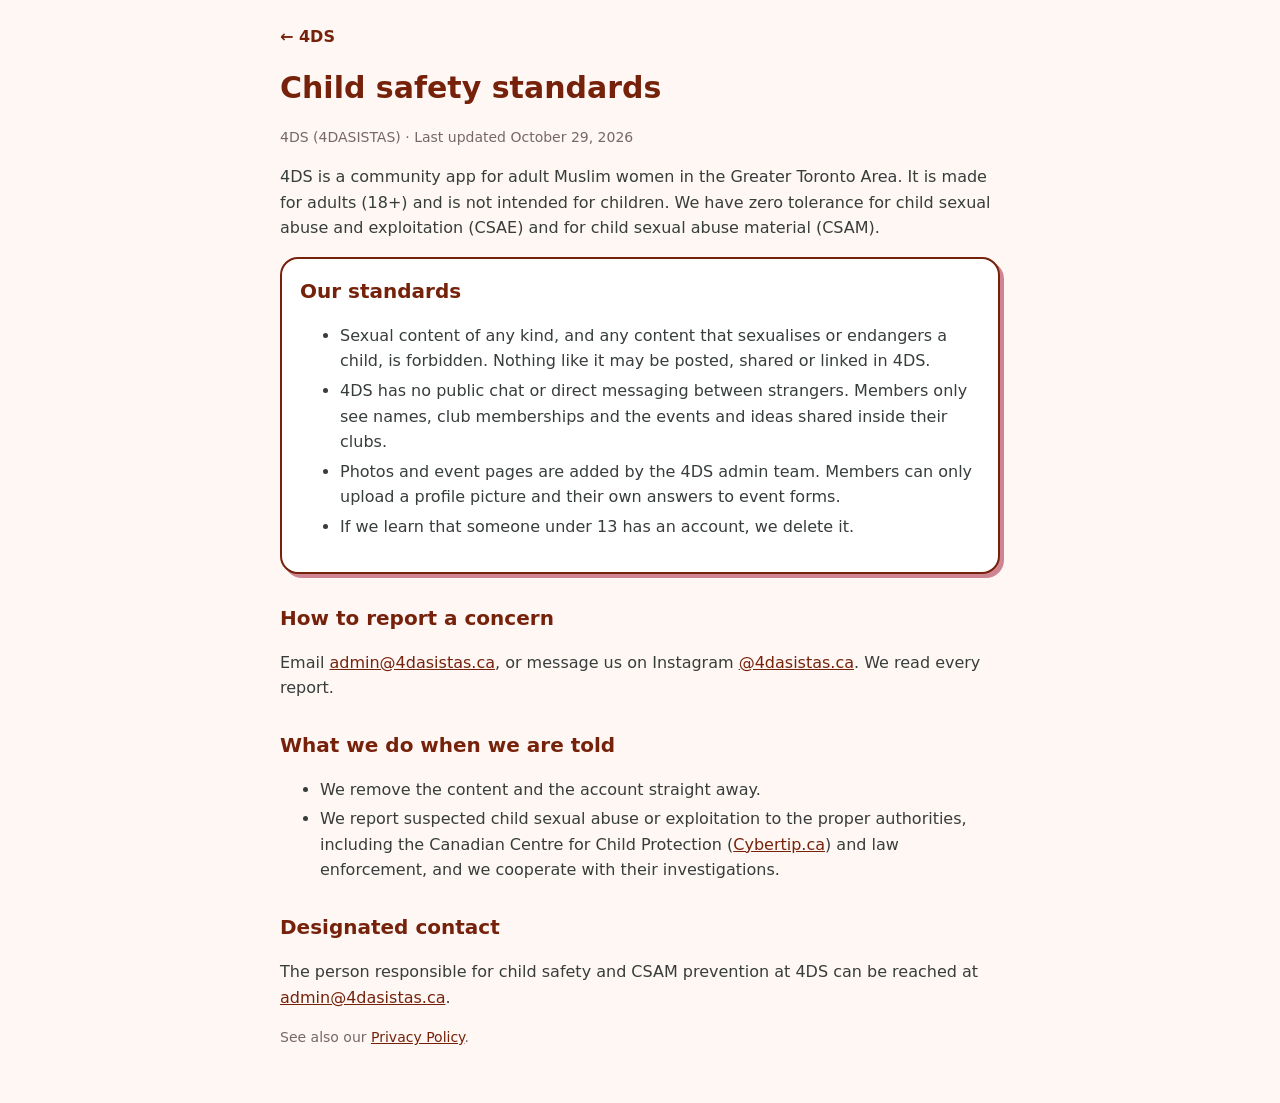
<file: child-safety.html>
<!doctype html><html lang="en"><head><meta charset="utf-8"><meta name="viewport" content="width=device-width,initial-scale=1,viewport-fit=cover"><title>Child safety standards — 4DS</title><meta name="robots" content="index"><style>
:root{--g:#fef7f4;--rose:#ce8491;--brown:#76220b;--blush:#f2d8d7;--muted:#776867}
*{box-sizing:border-box}
body{margin:0;background:var(--g);color:#373d3b;font-family:'Outfit','Inter',system-ui,sans-serif;line-height:1.6;padding:calc(24px + env(safe-area-inset-top)) calc(20px + env(safe-area-inset-right)) calc(40px + env(safe-area-inset-bottom)) calc(20px + env(safe-area-inset-left))}
main{max-width:720px;margin:0 auto}
h1{color:var(--brown);font-size:30px;margin:0 0 4px}h2{color:var(--brown);font-size:20px;margin:28px 0 6px}
p,li{font-size:16px}li{margin:4px 0}a{color:var(--brown)}.muted{color:var(--muted);font-size:14px}
.back{display:inline-block;margin-bottom:14px;text-decoration:none;font-weight:700}
.card{background:#fff;border:2px solid var(--brown);border-radius:18px;box-shadow:4px 4px 0 var(--rose);padding:16px 18px;margin:14px 0}
</style></head><body>
<main>
<a class="back" href="/">← 4DS</a>
<h1>Child safety standards</h1>
<p class="muted">4DS (4DASISTAS) · Last updated October 29, 2026</p>
<p>4DS is a community app for adult Muslim women in the Greater Toronto Area. It is made for adults (18+) and is not intended for children. We have zero tolerance for child sexual abuse and exploitation (CSAE) and for child sexual abuse material (CSAM).</p>
<div class="card"><h2 style="margin-top:0">Our standards</h2>
<ul>
<li>Sexual content of any kind, and any content that sexualises or endangers a child, is forbidden. Nothing like it may be posted, shared or linked in 4DS.</li>
<li>4DS has no public chat or direct messaging between strangers. Members only see names, club memberships and the events and ideas shared inside their clubs.</li>
<li>Photos and event pages are added by the 4DS admin team. Members can only upload a profile picture and their own answers to event forms.</li>
<li>If we learn that someone under 13 has an account, we delete it.</li>
</ul></div>
<h2>How to report a concern</h2>
<p>Email <a href="mailto:admin@4dasistas.ca">admin@4dasistas.ca</a>, or message us on Instagram <a href="https://instagram.com/4dasistas.ca">@4dasistas.ca</a>. We read every report.</p>
<h2>What we do when we are told</h2>
<ul>
<li>We remove the content and the account straight away.</li>
<li>We report suspected child sexual abuse or exploitation to the proper authorities, including the Canadian Centre for Child Protection (<a href="https://www.cybertip.ca">Cybertip.ca</a>) and law enforcement, and we cooperate with their investigations.</li>
</ul>
<h2>Designated contact</h2>
<p>The person responsible for child safety and CSAM prevention at 4DS can be reached at <a href="mailto:admin@4dasistas.ca">admin@4dasistas.ca</a>.</p>
<p class="muted">See also our <a href="/privacy.html">Privacy Policy</a>.</p>
</main></body></html>
</file>
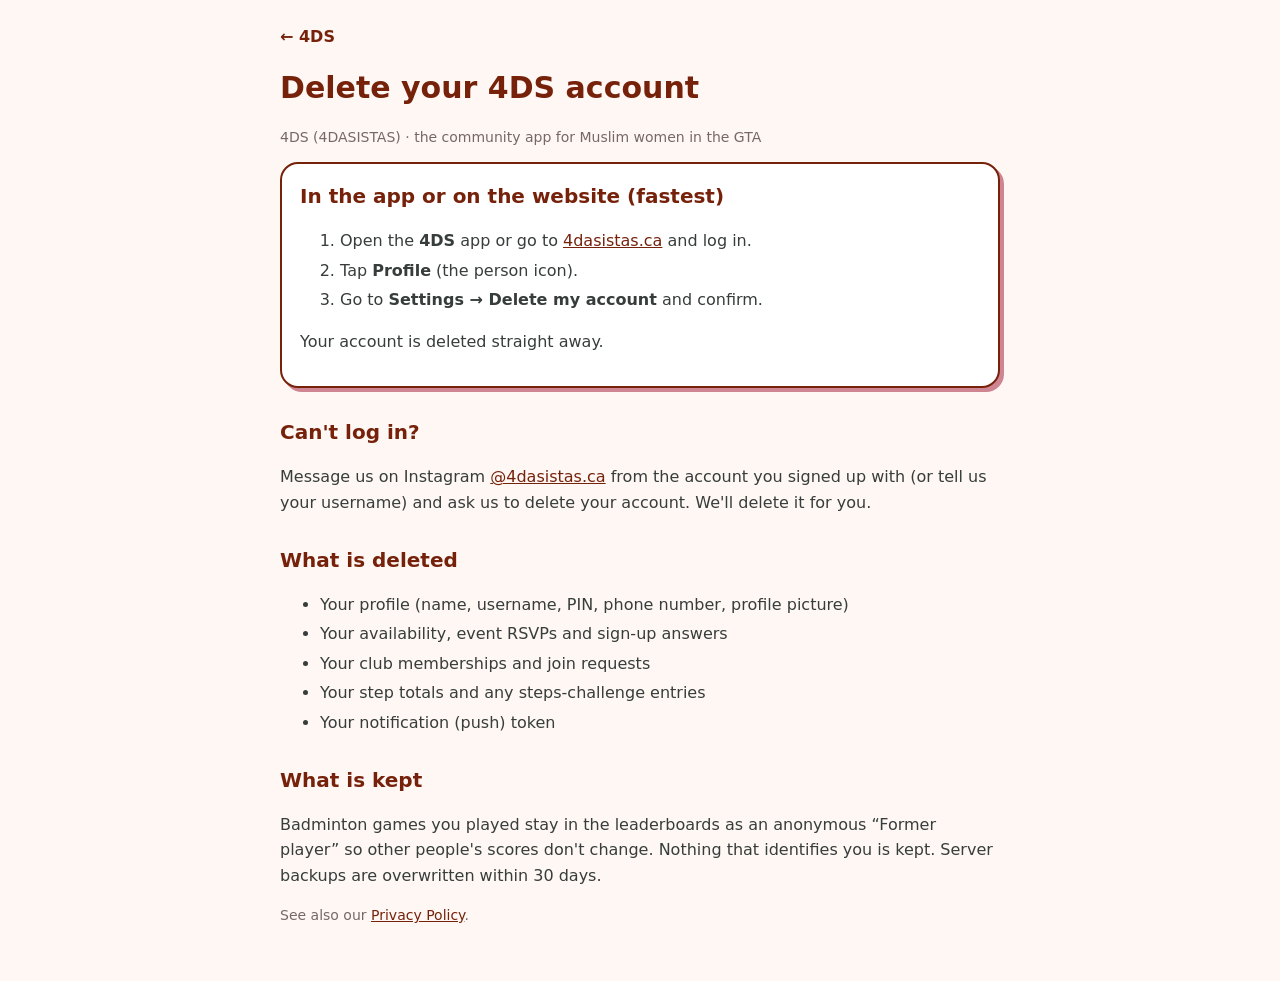
<file: delete-account.html>
<!doctype html><html lang="en"><head><meta charset="utf-8"><meta name="viewport" content="width=device-width,initial-scale=1,viewport-fit=cover"><title>Delete your account — 4DS</title><meta name="robots" content="index"><style>
:root{--g:#fef7f4;--rose:#ce8491;--brown:#76220b;--blush:#f2d8d7;--muted:#776867}
*{box-sizing:border-box}
body{margin:0;background:var(--g);color:#373d3b;font-family:'Outfit','Inter',system-ui,sans-serif;line-height:1.6;padding:calc(24px + env(safe-area-inset-top)) calc(20px + env(safe-area-inset-right)) calc(40px + env(safe-area-inset-bottom)) calc(20px + env(safe-area-inset-left))}
main{max-width:720px;margin:0 auto}
h1{color:var(--brown);font-size:30px;margin:0 0 4px}h2{color:var(--brown);font-size:20px;margin:28px 0 6px}
p,li{font-size:16px}li{margin:4px 0}a{color:var(--brown)}.muted{color:var(--muted);font-size:14px}
.back{display:inline-block;margin-bottom:14px;text-decoration:none;font-weight:700}
.card{background:#fff;border:2px solid var(--brown);border-radius:18px;box-shadow:4px 4px 0 var(--rose);padding:16px 18px;margin:14px 0}
</style></head><body>
<main>
<a class="back" href="/">← 4DS</a>
<h1>Delete your 4DS account</h1>
<p class="muted">4DS (4DASISTAS) · the community app for Muslim women in the GTA</p>
<div class="card"><h2 style="margin-top:0">In the app or on the website (fastest)</h2>
<ol>
<li>Open the <strong>4DS</strong> app or go to <a href="https://4dasistas.ca">4dasistas.ca</a> and log in.</li>
<li>Tap <strong>Profile</strong> (the person icon).</li>
<li>Go to <strong>Settings → Delete my account</strong> and confirm.</li>
</ol>
<p>Your account is deleted straight away.</p></div>
<h2>Can't log in?</h2>
<p>Message us on Instagram <a href="https://instagram.com/4dasistas.ca">@4dasistas.ca</a> from the account you signed up with (or tell us your username) and ask us to delete your account. We'll delete it for you.</p>
<h2>What is deleted</h2>
<ul><li>Your profile (name, username, PIN, phone number, profile picture)</li><li>Your availability, event RSVPs and sign-up answers</li><li>Your club memberships and join requests</li><li>Your step totals and any steps-challenge entries</li><li>Your notification (push) token</li></ul>
<h2>What is kept</h2>
<p>Badminton games you played stay in the leaderboards as an anonymous “Former player” so other people's scores don't change. Nothing that identifies you is kept. Server backups are overwritten within 30 days.</p>
<p class="muted">See also our <a href="/privacy.html">Privacy Policy</a>.</p>
</main></body></html>
</file>
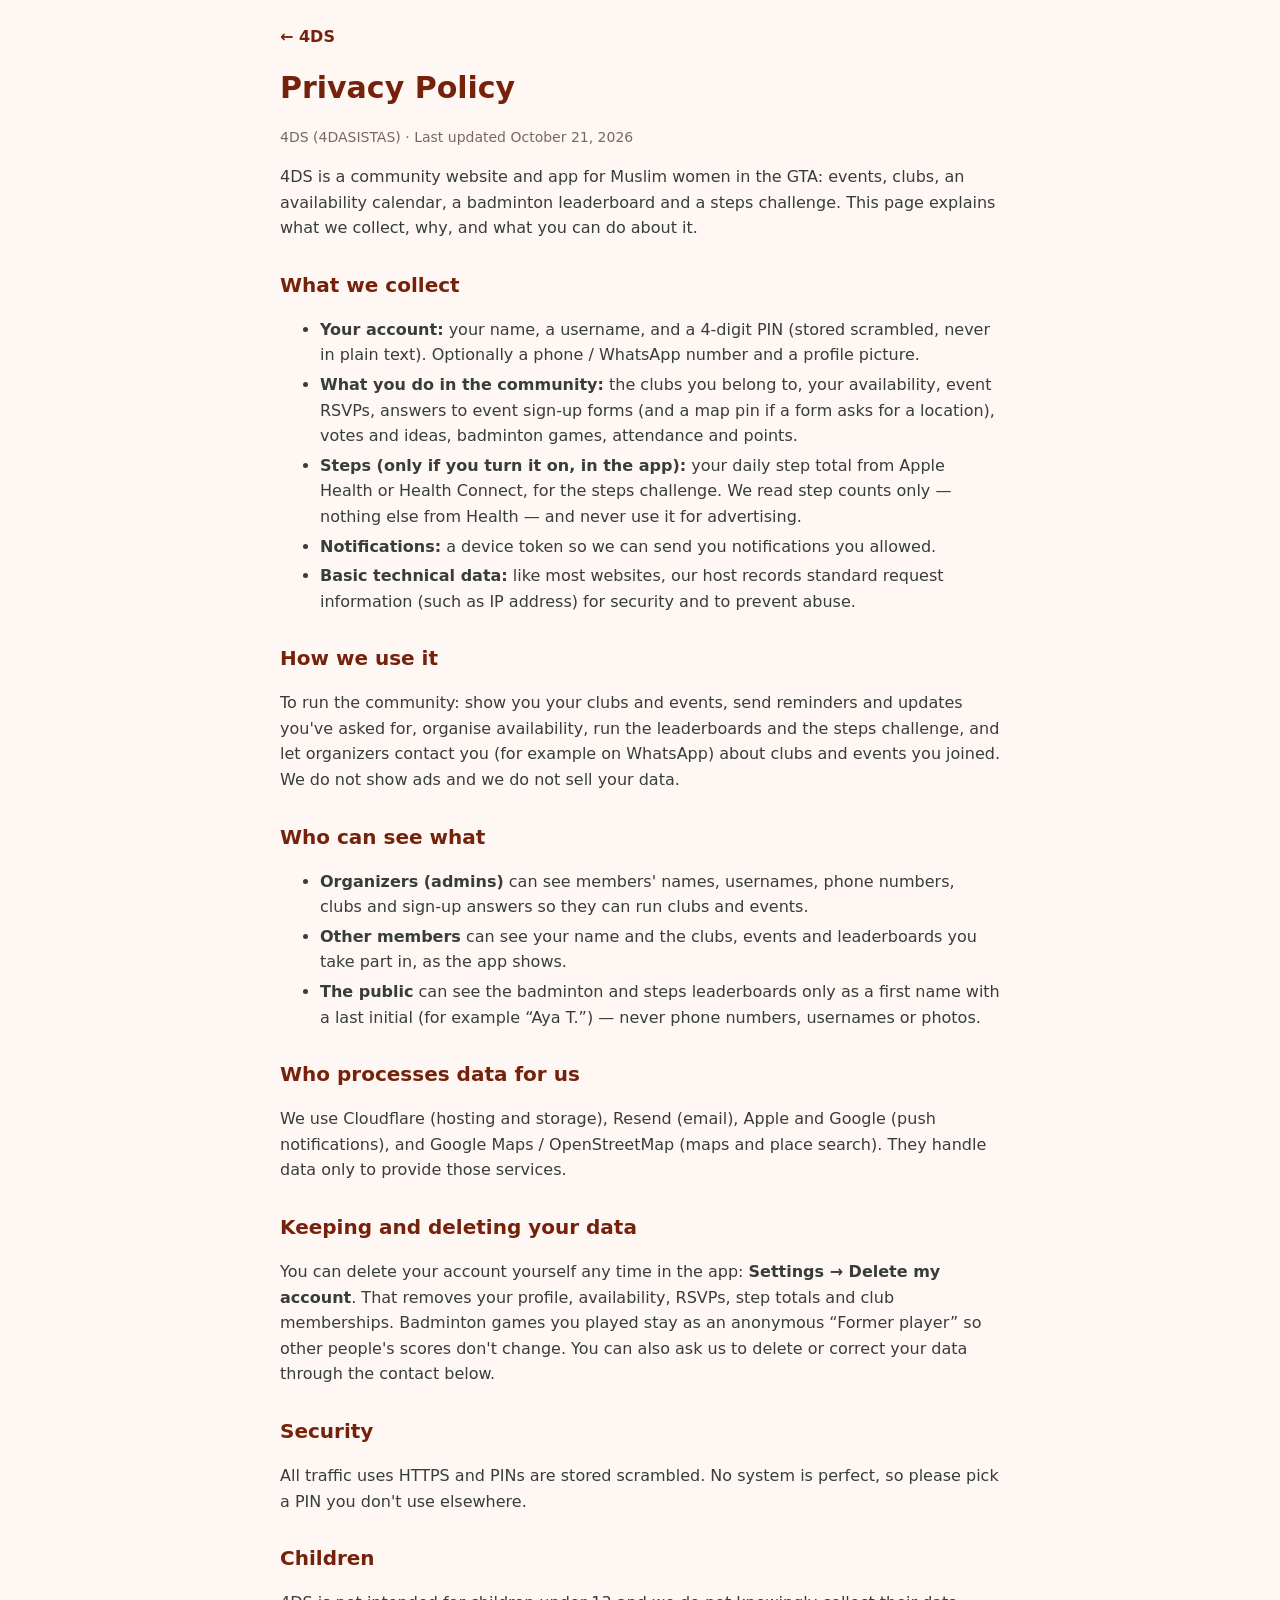
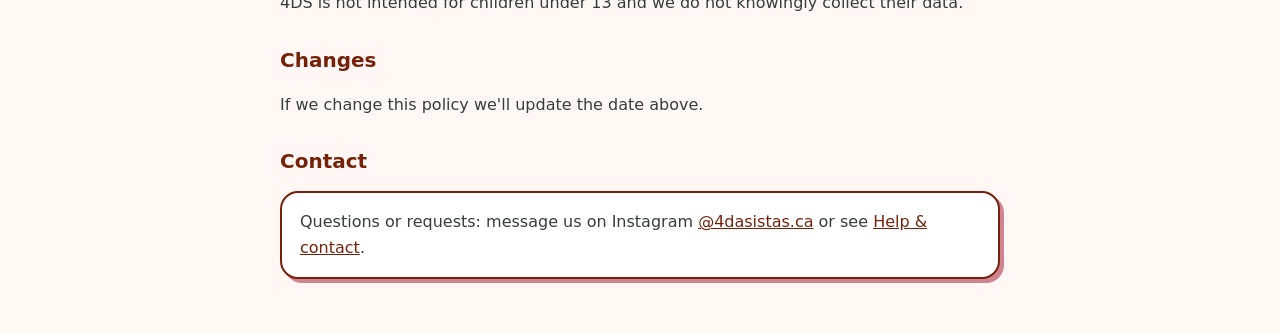
<file: privacy.html>
<!doctype html><html lang="en"><head><meta charset="utf-8"><meta name="viewport" content="width=device-width,initial-scale=1,viewport-fit=cover"><title>Privacy Policy — 4DS</title><meta name="robots" content="index"><style>
:root{--g:#fef7f4;--rose:#ce8491;--brown:#76220b;--blush:#f2d8d7;--muted:#776867}
*{box-sizing:border-box}
body{margin:0;background:var(--g);color:#373d3b;font-family:'Outfit','Inter',system-ui,sans-serif;line-height:1.6;padding:calc(24px + env(safe-area-inset-top)) calc(20px + env(safe-area-inset-right)) calc(40px + env(safe-area-inset-bottom)) calc(20px + env(safe-area-inset-left))}
main{max-width:720px;margin:0 auto}
h1{color:var(--brown);font-size:30px;margin:0 0 4px}h2{color:var(--brown);font-size:20px;margin:28px 0 6px}
p,li{font-size:16px}li{margin:4px 0}a{color:var(--brown)}.muted{color:var(--muted);font-size:14px}
.back{display:inline-block;margin-bottom:14px;text-decoration:none;font-weight:700}
.card{background:#fff;border:2px solid var(--brown);border-radius:18px;box-shadow:4px 4px 0 var(--rose);padding:16px 18px;margin:14px 0}
</style></head><body><main><a class="back" href="/">← 4DS</a><h1>Privacy Policy</h1><p class="muted">4DS (4DASISTAS) · Last updated October 21, 2026</p>
<p>4DS is a community website and app for Muslim women in the GTA: events, clubs, an availability calendar, a badminton leaderboard and a steps challenge. This page explains what we collect, why, and what you can do about it.</p>
<h2>What we collect</h2>
<ul><li><b>Your account:</b> your name, a username, and a 4-digit PIN (stored scrambled, never in plain text). Optionally a phone / WhatsApp number and a profile picture.</li>
<li><b>What you do in the community:</b> the clubs you belong to, your availability, event RSVPs, answers to event sign-up forms (and a map pin if a form asks for a location), votes and ideas, badminton games, attendance and points.</li>
<li><b>Steps (only if you turn it on, in the app):</b> your daily step total from Apple Health or Health Connect, for the steps challenge. We read step counts only — nothing else from Health — and never use it for advertising.</li>
<li><b>Notifications:</b> a device token so we can send you notifications you allowed.</li>
<li><b>Basic technical data:</b> like most websites, our host records standard request information (such as IP address) for security and to prevent abuse.</li></ul>
<h2>How we use it</h2>
<p>To run the community: show you your clubs and events, send reminders and updates you've asked for, organise availability, run the leaderboards and the steps challenge, and let organizers contact you (for example on WhatsApp) about clubs and events you joined. We do not show ads and we do not sell your data.</p>
<h2>Who can see what</h2>
<ul><li><b>Organizers (admins)</b> can see members' names, usernames, phone numbers, clubs and sign-up answers so they can run clubs and events.</li>
<li><b>Other members</b> can see your name and the clubs, events and leaderboards you take part in, as the app shows.</li>
<li><b>The public</b> can see the badminton and steps leaderboards only as a first name with a last initial (for example “Aya T.”) — never phone numbers, usernames or photos.</li></ul>
<h2>Who processes data for us</h2>
<p>We use Cloudflare (hosting and storage), Resend (email), Apple and Google (push notifications), and Google Maps / OpenStreetMap (maps and place search). They handle data only to provide those services.</p>
<h2>Keeping and deleting your data</h2>
<p>You can delete your account yourself any time in the app: <b>Settings → Delete my account</b>. That removes your profile, availability, RSVPs, step totals and club memberships. Badminton games you played stay as an anonymous “Former player” so other people's scores don't change. You can also ask us to delete or correct your data through the contact below.</p>
<h2>Security</h2>
<p>All traffic uses HTTPS and PINs are stored scrambled. No system is perfect, so please pick a PIN you don't use elsewhere.</p>
<h2>Children</h2>
<p>4DS is not intended for children under 13 and we do not knowingly collect their data.</p>
<h2>Changes</h2>
<p>If we change this policy we'll update the date above.</p>
<h2>Contact</h2>
<div class="card"><p style="margin:0">Questions or requests: message us on Instagram <a href="https://www.instagram.com/4dasistas.ca/">@4dasistas.ca</a> or see <a href="/support">Help &amp; contact</a>.</p></div></main></body></html>
</file>
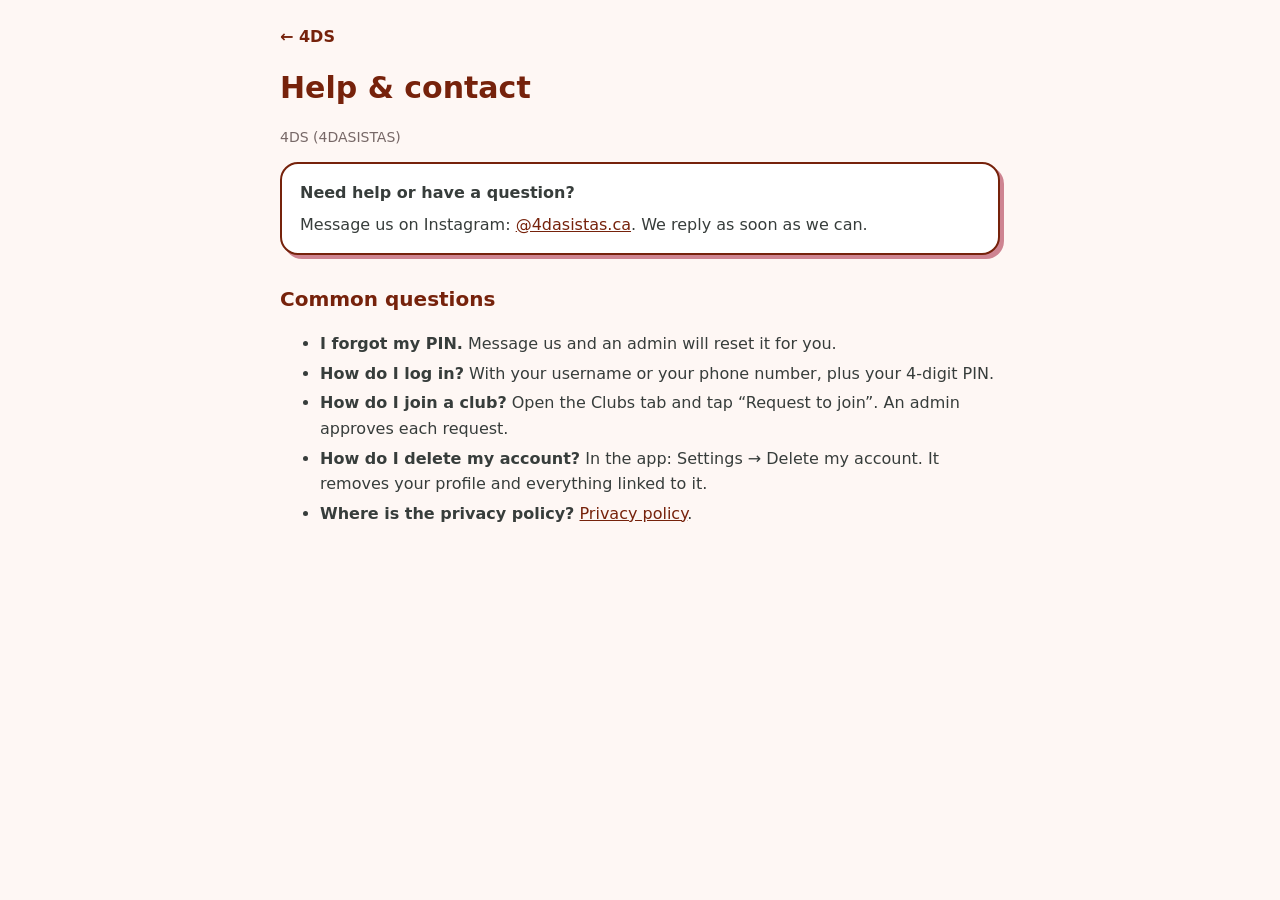
<file: support.html>
<!doctype html><html lang="en"><head><meta charset="utf-8"><meta name="viewport" content="width=device-width,initial-scale=1,viewport-fit=cover"><title>Help & contact — 4DS</title><meta name="robots" content="index"><style>
:root{--g:#fef7f4;--rose:#ce8491;--brown:#76220b;--blush:#f2d8d7;--muted:#776867}
*{box-sizing:border-box}
body{margin:0;background:var(--g);color:#373d3b;font-family:'Outfit','Inter',system-ui,sans-serif;line-height:1.6;padding:calc(24px + env(safe-area-inset-top)) calc(20px + env(safe-area-inset-right)) calc(40px + env(safe-area-inset-bottom)) calc(20px + env(safe-area-inset-left))}
main{max-width:720px;margin:0 auto}
h1{color:var(--brown);font-size:30px;margin:0 0 4px}h2{color:var(--brown);font-size:20px;margin:28px 0 6px}
p,li{font-size:16px}li{margin:4px 0}a{color:var(--brown)}.muted{color:var(--muted);font-size:14px}
.back{display:inline-block;margin-bottom:14px;text-decoration:none;font-weight:700}
.card{background:#fff;border:2px solid var(--brown);border-radius:18px;box-shadow:4px 4px 0 var(--rose);padding:16px 18px;margin:14px 0}
</style></head><body><main><a class="back" href="/">← 4DS</a><h1>Help &amp; contact</h1><p class="muted">4DS (4DASISTAS)</p>
<div class="card"><p style="margin:0 0 6px"><b>Need help or have a question?</b></p><p style="margin:0">Message us on Instagram: <a href="https://www.instagram.com/4dasistas.ca/">@4dasistas.ca</a>. We reply as soon as we can.</p></div>
<h2>Common questions</h2>
<ul><li><b>I forgot my PIN.</b> Message us and an admin will reset it for you.</li>
<li><b>How do I log in?</b> With your username or your phone number, plus your 4-digit PIN.</li>
<li><b>How do I join a club?</b> Open the Clubs tab and tap “Request to join”. An admin approves each request.</li>
<li><b>How do I delete my account?</b> In the app: Settings → Delete my account. It removes your profile and everything linked to it.</li>
<li><b>Where is the privacy policy?</b> <a href="/privacy">Privacy policy</a>.</li></ul></main></body></html>
</file>
